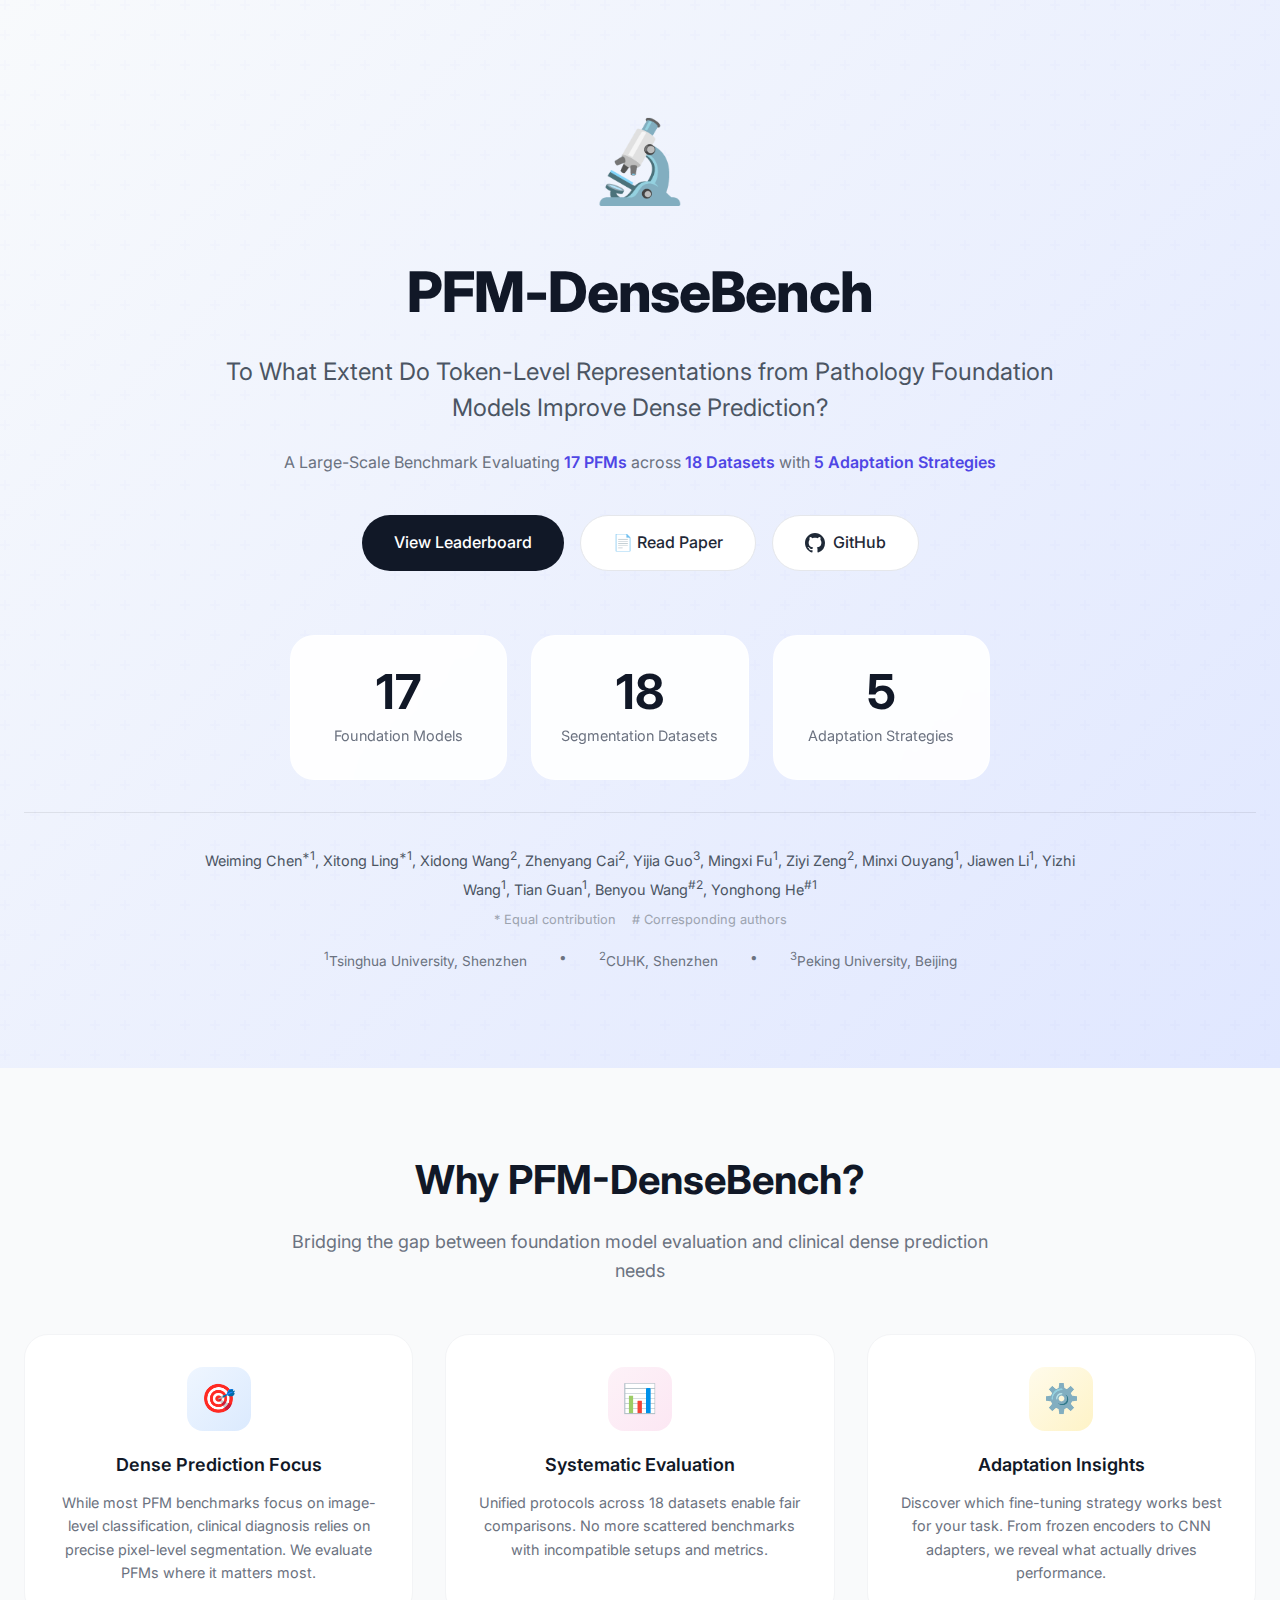
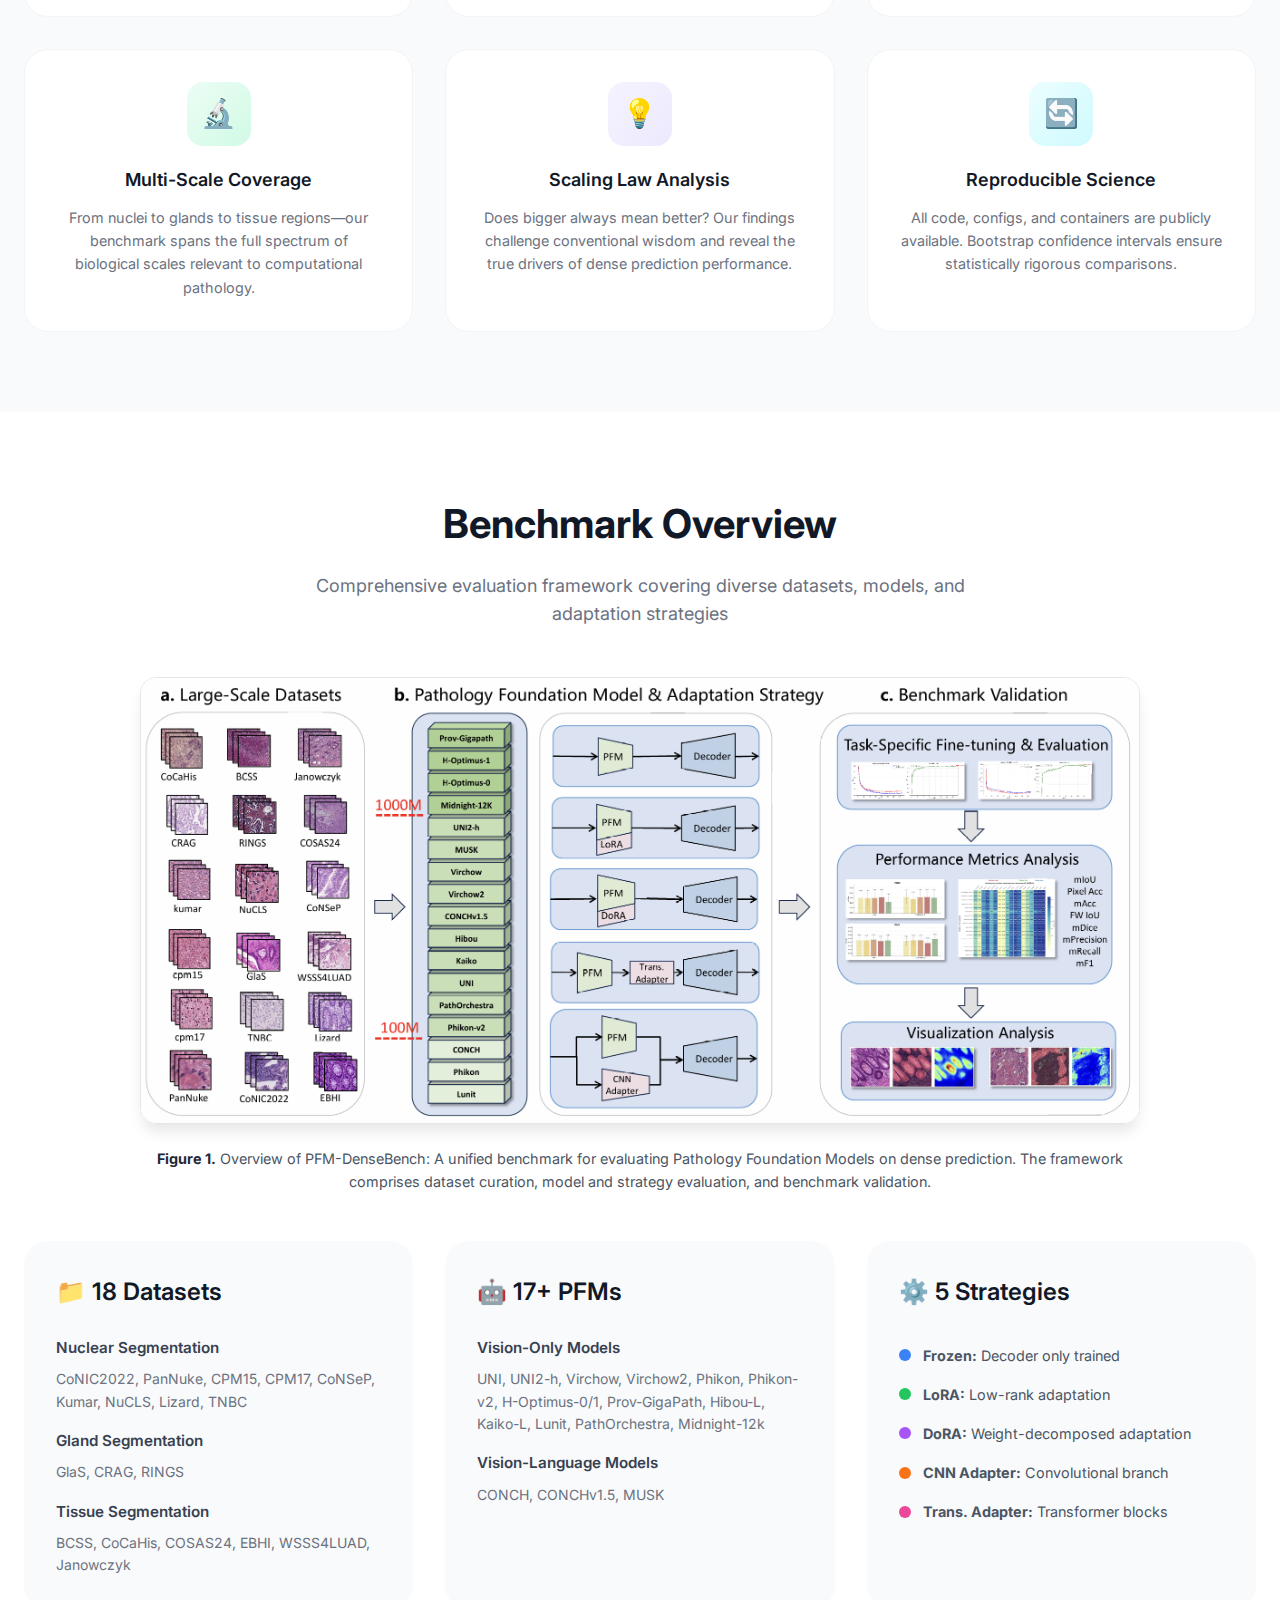
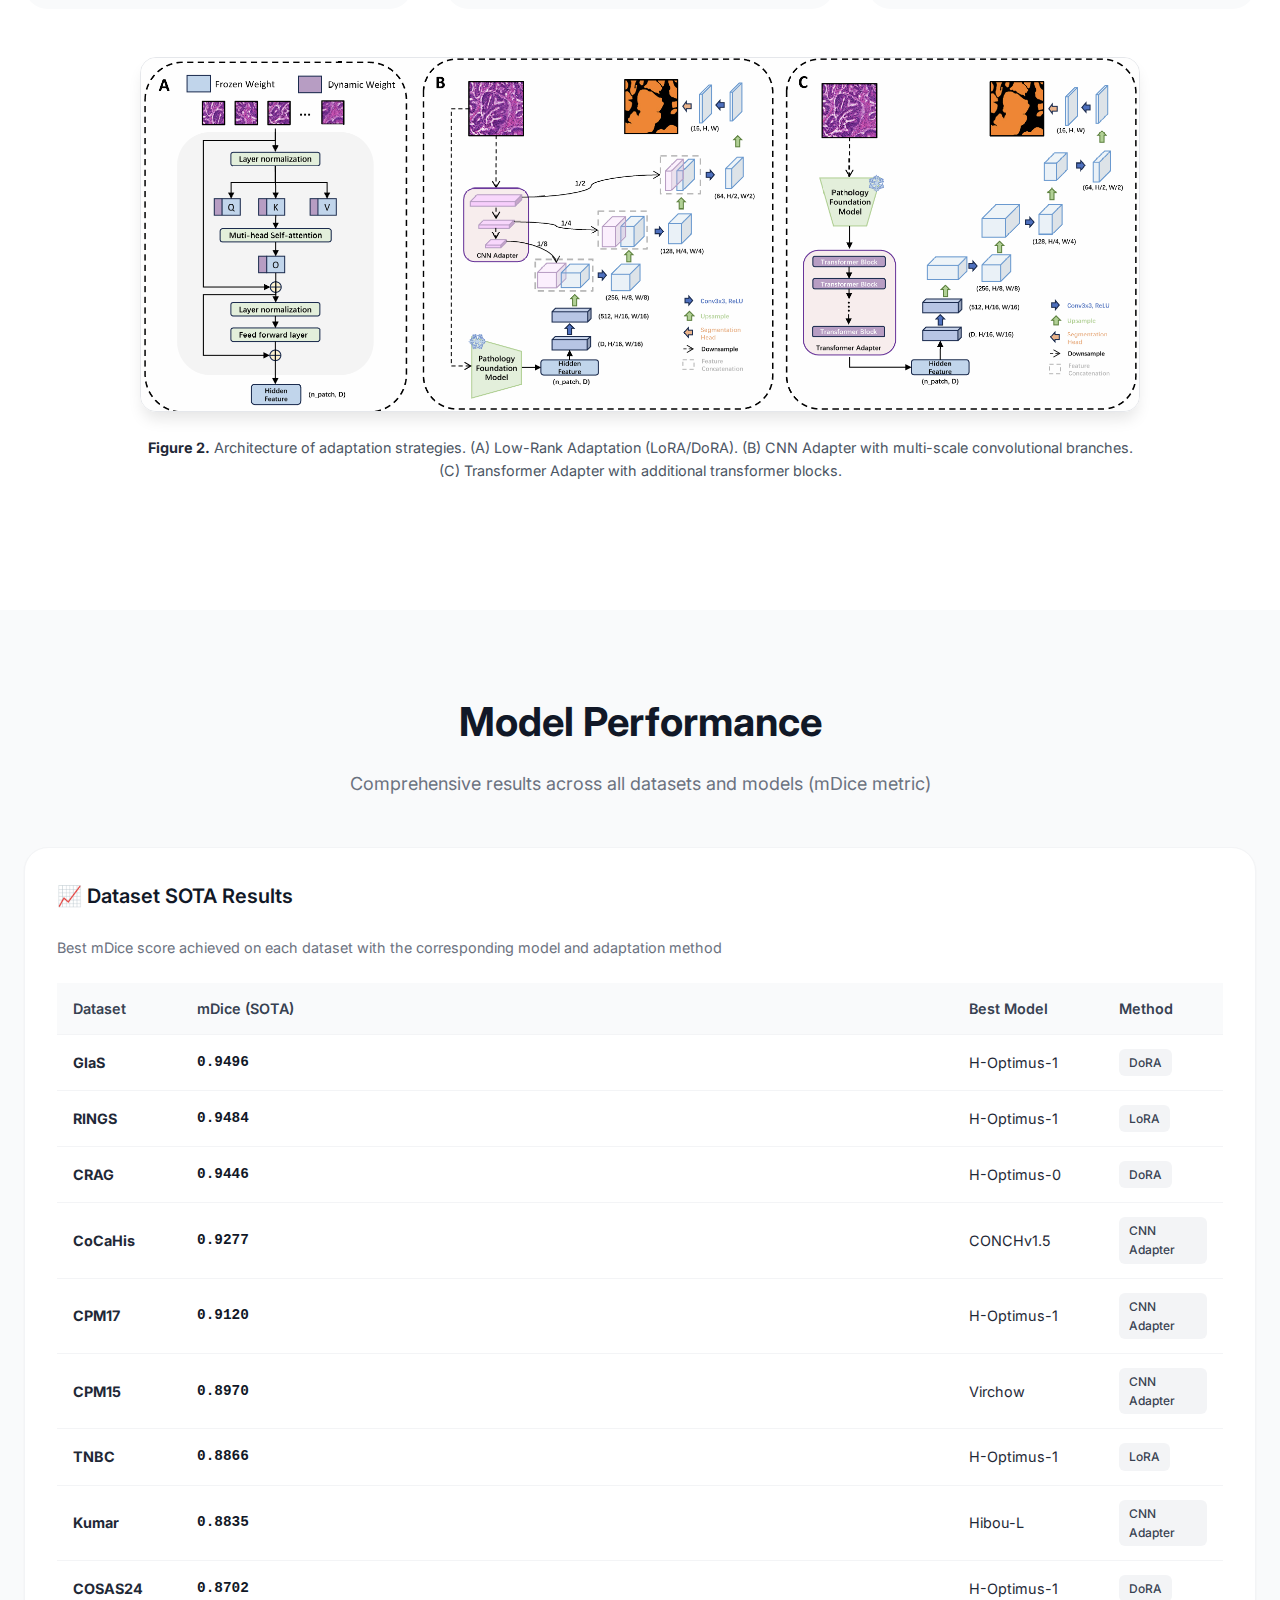
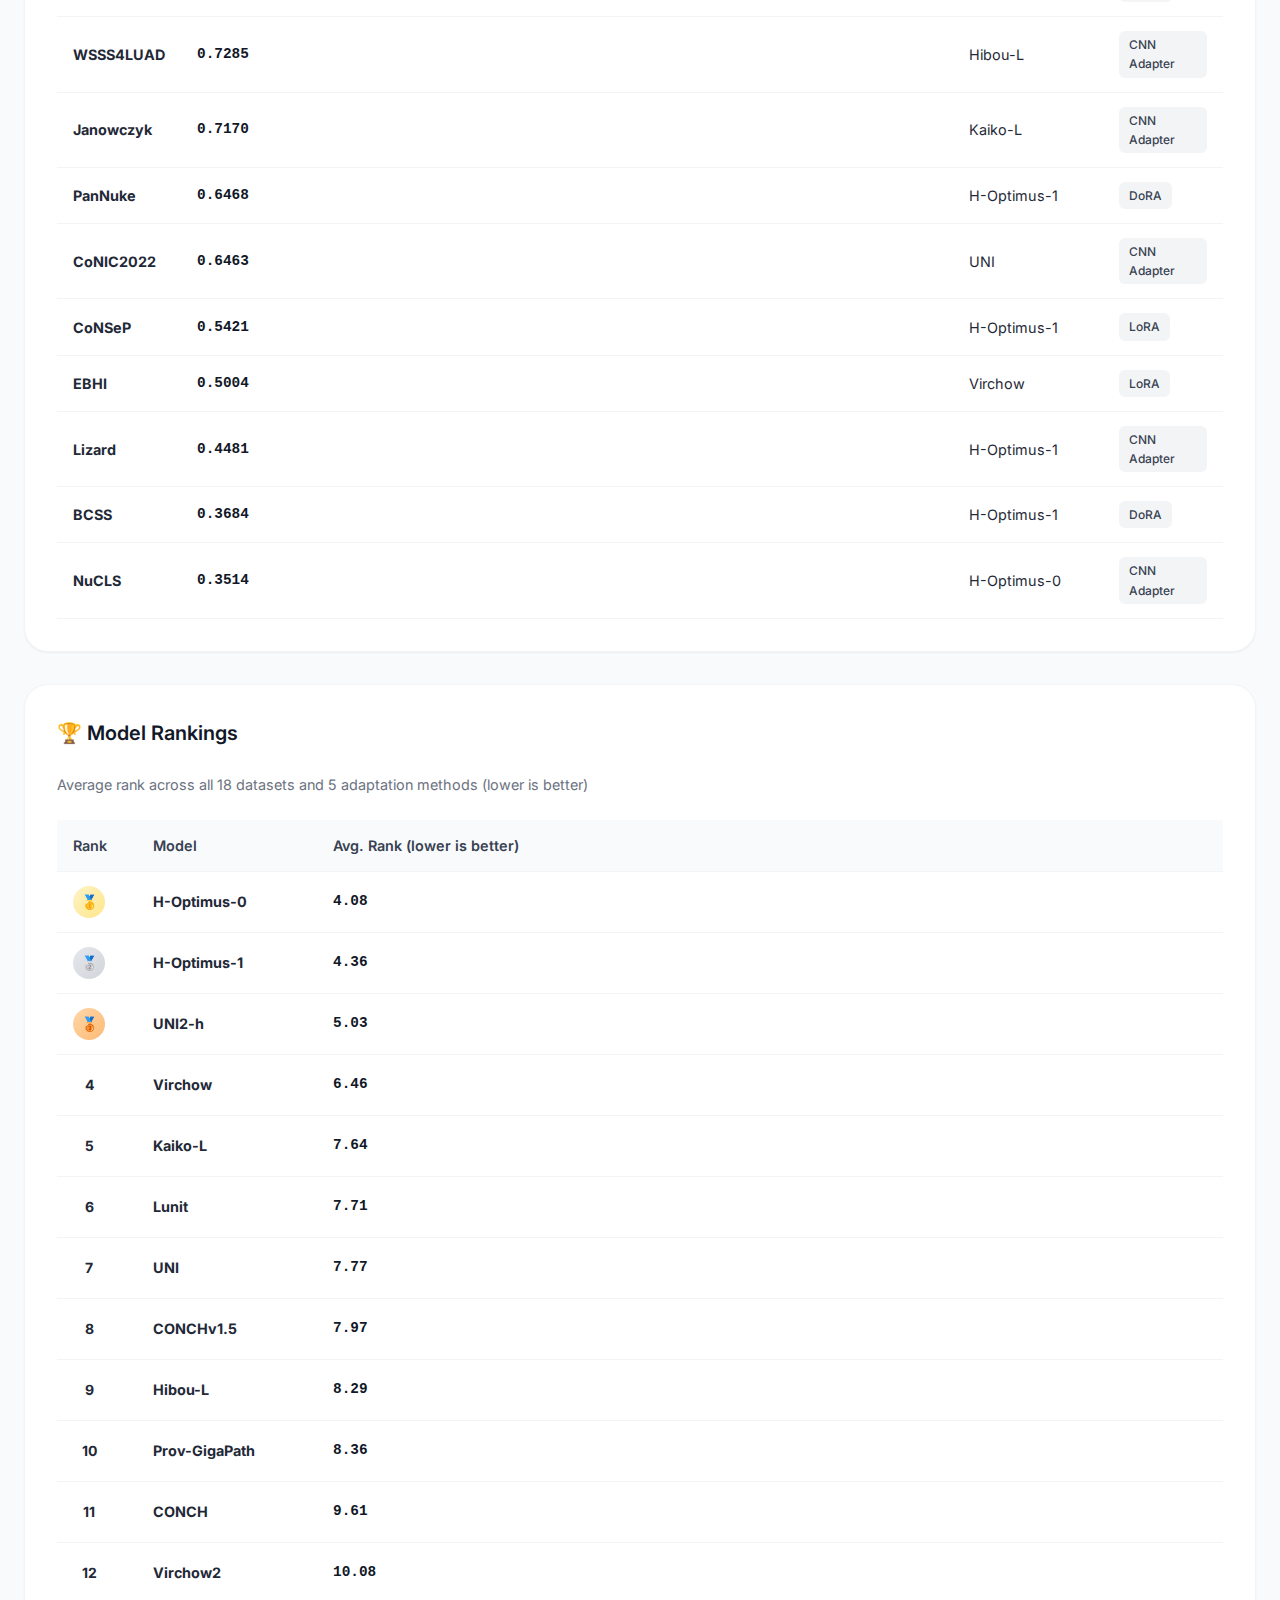
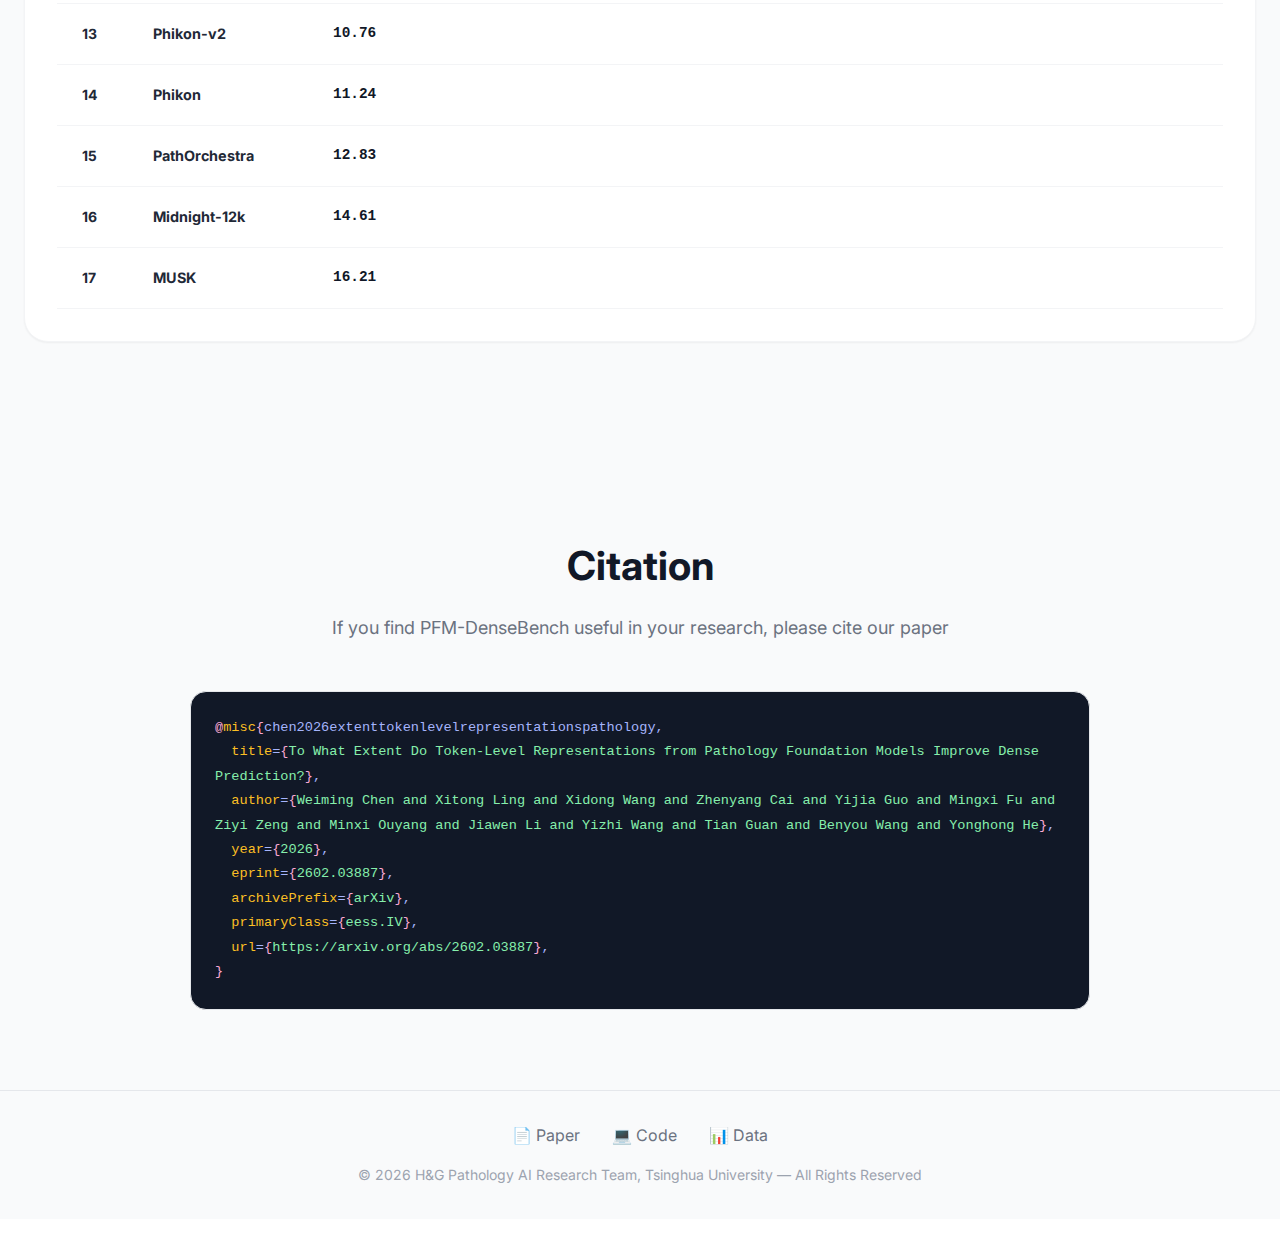
<file: index.html>
<!DOCTYPE html>
<html lang="en">
<head>
    <meta charset="UTF-8">
    <meta name="viewport" content="width=device-width, initial-scale=1, maximum-scale=5, user-scalable=yes">
    <title>PFM-DenseBench: A Comprehensive Benchmark for Dense Pathology Prediction</title>
    <meta name="description" content="Evaluating to what extent token-level representations from pathology foundation models improve dense prediction across 17 PFMs and 18 datasets.">
    
    <!-- Google Fonts -->
    <link rel="preconnect" href="https://fonts.googleapis.com">
    <link rel="preconnect" href="https://fonts.gstatic.com" crossorigin>
    <link href="https://fonts.googleapis.com/css2?family=Inter:wght@400;500;600;700;800&display=swap" rel="stylesheet">
    
    <!-- Custom Styles -->
    <link rel="stylesheet" href="css/style.css">
</head>
<body>
    
    <!-- ==================== Hero Section ==================== -->
    <section class="hero">
        <div class="container hero-content">
            <div class="animate-float">
                <span class="hero-icon">🔬</span>
            </div>
            
            <h1 class="hero-title">PFM-DenseBench</h1>
            
            <p class="hero-subtitle">
                To What Extent Do Token-Level Representations from Pathology Foundation Models Improve Dense Prediction?
            </p>
            
            <p class="hero-meta">
                A Large-Scale Benchmark Evaluating <strong>17 PFMs</strong> across <strong>18 Datasets</strong> with <strong>5 Adaptation Strategies</strong>
            </p>
            
            <div class="btn-group">
                <a href="leaderboard.html" class="btn btn-primary">View Leaderboard</a>
                <a href="https://arxiv.org/abs/2602.03887" target="_blank" rel="noopener noreferrer" class="btn btn-secondary">
                    📄 Read Paper
                </a>
                <a href="https://github.com/lingxitong/PFM_Segmentation" target="_blank" rel="noopener noreferrer" class="btn btn-secondary">
                    <svg width="20" height="20" fill="currentColor" viewBox="0 0 24 24"><path d="M12 0C5.37 0 0 5.37 0 12c0 5.31 3.435 9.795 8.205 11.385.6.105.825-.255.825-.57 0-.285-.015-1.23-.015-2.235-3.015.555-3.795-.735-4.035-1.41-.135-.345-.72-1.41-1.23-1.695-.42-.225-1.02-.78-.015-.795.945-.015 1.62.87 1.845 1.23 1.08 1.815 2.805 1.305 3.495.99.105-.78.42-1.305.765-1.605-2.67-.3-5.46-1.335-5.46-5.925 0-1.305.465-2.385 1.23-3.225-.12-.3-.54-1.53.12-3.18 0 0 1.005-.315 3.3 1.23.96-.27 1.98-.405 3-.405s2.04.135 3 .405c2.295-1.56 3.3-1.23 3.3-1.23.66 1.65.24 2.88.12 3.18.765.84 1.23 1.905 1.23 3.225 0 4.605-2.805 5.625-5.475 5.925.435.375.81 1.095.81 2.22 0 1.605-.015 2.895-.015 3.3 0 .315.225.69.825.57A12.02 12.02 0 0024 12c0-6.63-5.37-12-12-12z"/></svg>
                    GitHub
                </a>
            </div>
            
            <div class="stats-grid">
                <div class="stat-card">
                    <div class="stat-number">17</div>
                    <div class="stat-label">Foundation Models</div>
                </div>
                <div class="stat-card">
                    <div class="stat-number">18</div>
                    <div class="stat-label">Segmentation Datasets</div>
                </div>
                <div class="stat-card">
                    <div class="stat-number">5</div>
                    <div class="stat-label">Adaptation Strategies</div>
                </div>
            </div>
            
            <!-- Authors -->
            <div class="hero-authors">
                <p class="hero-authors-text">
                    Weiming Chen<sup>*1</sup>, Xitong Ling<sup>*1</sup>, Xidong Wang<sup>2</sup>, Zhenyang Cai<sup>2</sup>, Yijia Guo<sup>3</sup>, Mingxi Fu<sup>1</sup>, Ziyi Zeng<sup>2</sup>, Minxi Ouyang<sup>1</sup>, Jiawen Li<sup>1</sup>, Yizhi Wang<sup>1</sup>, Tian Guan<sup>1</sup>, Benyou Wang<sup>#2</sup>, Yonghong He<sup>#1</sup>
                </p>
                <p class="hero-authors-note">* Equal contribution &nbsp;&nbsp; # Corresponding authors</p>
                <div class="hero-affiliations">
                    <span><sup>1</sup>Tsinghua University, Shenzhen</span>
                    <span>•</span>
                    <span><sup>2</sup>CUHK, Shenzhen</span>
                    <span>•</span>
                    <span><sup>3</sup>Peking University, Beijing</span>
                </div>
            </div>
        </div>
    </section>

    <!-- ==================== Why PFM-DenseBench Section ==================== -->
    <section class="section section-alt">
        <div class="container">
            <h2 class="section-title">Why PFM-DenseBench?</h2>
            <p class="section-subtitle">
                Bridging the gap between foundation model evaluation and clinical dense prediction needs
            </p>
            
            <div class="why-grid">
                <div class="why-card">
                    <div class="why-icon why-icon-blue">🎯</div>
                    <h3 class="why-title">Dense Prediction Focus</h3>
                    <p class="why-desc">
                        While most PFM benchmarks focus on image-level classification, clinical diagnosis relies on precise pixel-level segmentation. We evaluate PFMs where it matters most.
                    </p>
                </div>
                
                <div class="why-card">
                    <div class="why-icon why-icon-rose">📊</div>
                    <h3 class="why-title">Systematic Evaluation</h3>
                    <p class="why-desc">
                        Unified protocols across 18 datasets enable fair comparisons. No more scattered benchmarks with incompatible setups and metrics.
                    </p>
                </div>
                
                <div class="why-card">
                    <div class="why-icon why-icon-amber">⚙️</div>
                    <h3 class="why-title">Adaptation Insights</h3>
                    <p class="why-desc">
                        Discover which fine-tuning strategy works best for your task. From frozen encoders to CNN adapters, we reveal what actually drives performance.
                    </p>
                </div>
                
                <div class="why-card">
                    <div class="why-icon why-icon-emerald">🔬</div>
                    <h3 class="why-title">Multi-Scale Coverage</h3>
                    <p class="why-desc">
                        From nuclei to glands to tissue regions—our benchmark spans the full spectrum of biological scales relevant to computational pathology.
                    </p>
                </div>
                
                <div class="why-card">
                    <div class="why-icon why-icon-violet">💡</div>
                    <h3 class="why-title">Scaling Law Analysis</h3>
                    <p class="why-desc">
                        Does bigger always mean better? Our findings challenge conventional wisdom and reveal the true drivers of dense prediction performance.
                    </p>
                </div>
                
                <div class="why-card">
                    <div class="why-icon why-icon-cyan">🔄</div>
                    <h3 class="why-title">Reproducible Science</h3>
                    <p class="why-desc">
                        All code, configs, and containers are publicly available. Bootstrap confidence intervals ensure statistically rigorous comparisons.
                    </p>
                </div>
            </div>
        </div>
    </section>

    <!-- ==================== Benchmark Overview Section ==================== -->
    <section class="section">
        <div class="container">
            <h2 class="section-title">Benchmark Overview</h2>
            <p class="section-subtitle">
                Comprehensive evaluation framework covering diverse datasets, models, and adaptation strategies
            </p>
            
            <!-- Main Figure -->
            <div class="main-figure">
                <img src="img/main.png" alt="PFM-DenseBench Framework Overview" class="framework-image">
                <p class="figure-caption">
                    <strong>Figure 1.</strong> Overview of PFM-DenseBench: A unified benchmark for evaluating Pathology Foundation Models on dense prediction. The framework comprises dataset curation, model and strategy evaluation, and benchmark validation.
                </p>
            </div>
            
            <div class="overview-grid">
                <!-- Datasets -->
                <div class="overview-card">
                    <h3>📁 18 Datasets</h3>
                    
                    <h4>Nuclear Segmentation</h4>
                    <p>CoNIC2022, PanNuke, CPM15, CPM17, CoNSeP, Kumar, NuCLS, Lizard, TNBC</p>
                    
                    <h4>Gland Segmentation</h4>
                    <p>GlaS, CRAG, RINGS</p>
                    
                    <h4>Tissue Segmentation</h4>
                    <p>BCSS, CoCaHis, COSAS24, EBHI, WSSS4LUAD, Janowczyk</p>
                </div>
                
                <!-- Models -->
                <div class="overview-card">
                    <h3>🤖 17+ PFMs</h3>
                    
                    <h4>Vision-Only Models</h4>
                    <p>UNI, UNI2-h, Virchow, Virchow2, Phikon, Phikon-v2, H-Optimus-0/1, Prov-GigaPath, Hibou-L, Kaiko-L, Lunit, PathOrchestra, Midnight-12k</p>
                    
                    <h4>Vision-Language Models</h4>
                    <p>CONCH, CONCHv1.5, MUSK</p>
                </div>
                
                <!-- Strategies -->
                <div class="overview-card">
                    <h3>⚙️ 5 Strategies</h3>
                    
                    <div class="strategy-item">
                        <span class="strategy-dot" style="background: #3b82f6;"></span>
                        <span><strong>Frozen:</strong> Decoder only trained</span>
                    </div>
                    <div class="strategy-item">
                        <span class="strategy-dot" style="background: #22c55e;"></span>
                        <span><strong>LoRA:</strong> Low-rank adaptation</span>
                    </div>
                    <div class="strategy-item">
                        <span class="strategy-dot" style="background: #a855f7;"></span>
                        <span><strong>DoRA:</strong> Weight-decomposed adaptation</span>
                    </div>
                    <div class="strategy-item">
                        <span class="strategy-dot" style="background: #f97316;"></span>
                        <span><strong>CNN Adapter:</strong> Convolutional branch</span>
                    </div>
                    <div class="strategy-item">
                        <span class="strategy-dot" style="background: #ec4899;"></span>
                        <span><strong>Trans. Adapter:</strong> Transformer blocks</span>
                    </div>
                </div>
            </div>
            
            <!-- Strategies Figure -->
            <div class="main-figure" style="margin-top: 3rem;">
                <img src="img/strategies.png" alt="Adaptation Strategies Architecture" class="framework-image">
                <p class="figure-caption">
                    <strong>Figure 2.</strong> Architecture of adaptation strategies. (A) Low-Rank Adaptation (LoRA/DoRA). (B) CNN Adapter with multi-scale convolutional branches. (C) Transformer Adapter with additional transformer blocks.
                </p>
            </div>
        </div>
    </section>

    <!-- ==================== Model Performance Section ==================== -->
    <section id="performance" class="section section-alt">
        <div class="container">
            <h2 class="section-title">Model Performance</h2>
            <p class="section-subtitle">
                Comprehensive results across all datasets and models (mDice metric)
            </p>
            
            <!-- Dataset SOTA Table -->
            <div class="performance-section">
                <h3>📈 Dataset SOTA Results</h3>
                <p style="color: var(--color-gray-500); margin-bottom: 1.5rem; font-size: 0.9rem;">
                    Best mDice score achieved on each dataset with the corresponding model and adaptation method
                </p>
                <div class="table-wrapper">
                    <table class="data-table">
                        <thead>
                            <tr>
                                <th style="width: 120px;">Dataset</th>
                                <th style="min-width: 280px;">mDice (SOTA)</th>
                                <th style="width: 150px;">Best Model</th>
                                <th style="width: 120px;">Method</th>
                            </tr>
                        </thead>
                        <tbody id="dataset-sota-tbody">
                            <!-- Data will be loaded by JavaScript -->
                            <tr>
                                <td colspan="4" style="text-align: center; padding: 2rem; color: var(--color-gray-400);">
                                    Loading data...
                                </td>
                            </tr>
                        </tbody>
                    </table>
                </div>
            </div>
            
            <!-- Model Rankings Table -->
            <div class="performance-section">
                <h3>🏆 Model Rankings</h3>
                <p style="color: var(--color-gray-500); margin-bottom: 1.5rem; font-size: 0.9rem;">
                    Average rank across all 18 datasets and 5 adaptation methods (lower is better)
                </p>
                <div class="table-wrapper">
                    <table class="data-table">
                        <thead>
                            <tr>
                                <th style="width: 80px;">Rank</th>
                                <th style="width: 180px;">Model</th>
                                <th style="min-width: 280px;">Avg. Rank (lower is better)</th>
                            </tr>
                        </thead>
                        <tbody id="model-ranks-tbody">
                            <!-- Data will be loaded by JavaScript -->
                            <tr>
                                <td colspan="3" style="text-align: center; padding: 2rem; color: var(--color-gray-400);">
                                    Loading data...
                                </td>
                            </tr>
                        </tbody>
                    </table>
                </div>
            </div>
        </div>
    </section>

    <!-- ==================== Citation Section ==================== -->
    <section class="section section-alt">
        <div class="container">
            <h2 class="section-title">Citation</h2>
            <p class="section-subtitle">
                If you find PFM-DenseBench useful in your research, please cite our paper
            </p>
            
            <div class="citation-box">
                <pre><code><span class="bracket">@</span><span class="key">misc</span><span class="bracket">{</span>chen2026extenttokenlevelrepresentationspathology,
  <span class="key">title</span>=<span class="bracket">{</span><span class="value">To What Extent Do Token-Level Representations from Pathology Foundation Models Improve Dense Prediction?</span><span class="bracket">}</span>,
  <span class="key">author</span>=<span class="bracket">{</span><span class="value">Weiming Chen and Xitong Ling and Xidong Wang and Zhenyang Cai and Yijia Guo and Mingxi Fu and Ziyi Zeng and Minxi Ouyang and Jiawen Li and Yizhi Wang and Tian Guan and Benyou Wang and Yonghong He</span><span class="bracket">}</span>,
  <span class="key">year</span>=<span class="bracket">{</span><span class="value">2026</span><span class="bracket">}</span>,
  <span class="key">eprint</span>=<span class="bracket">{</span><span class="value">2602.03887</span><span class="bracket">}</span>,
  <span class="key">archivePrefix</span>=<span class="bracket">{</span><span class="value">arXiv</span><span class="bracket">}</span>,
  <span class="key">primaryClass</span>=<span class="bracket">{</span><span class="value">eess.IV</span><span class="bracket">}</span>,
  <span class="key">url</span>=<span class="bracket">{</span><span class="value">https://arxiv.org/abs/2602.03887</span><span class="bracket">}</span>,
<span class="bracket">}</span></code></pre>
            </div>
        </div>
    </section>

    <!-- ==================== Footer ==================== -->
    <footer class="footer">
        <div class="container">
            <div class="footer-links">
                <a href="https://arxiv.org/abs/2602.03887" target="_blank">📄 Paper</a>
                <a href="https://github.com/lingxitong/PFM_Segmentation" target="_blank">💻 Code</a>
                <a href="#" target="_blank">📊 Data</a>
            </div>
            
            <p class="footer-copyright">
                © 2026 H&G Pathology AI Research Team, Tsinghua University — All Rights Reserved
            </p>
        </div>
    </footer>

    <!-- JavaScript -->
    <script src="js/main.js"></script>
</body>
</html>
</file>
<file: css/style.css>
/* ========================================
   PFM-DenseBench Website Styles
   ======================================== */

/* === Base Styles === */
:root {
    --color-primary: #4f46e5;
    --color-primary-light: #6366f1;
    --color-primary-dark: #4338ca;
    --color-secondary: #8b5cf6;
    --color-accent: #06b6d4;
    --color-success: #10b981;
    --color-warning: #f59e0b;
    --color-error: #ef4444;
    
    --color-gray-50: #f9fafb;
    --color-gray-100: #f3f4f6;
    --color-gray-200: #e5e7eb;
    --color-gray-300: #d1d5db;
    --color-gray-400: #9ca3af;
    --color-gray-500: #6b7280;
    --color-gray-600: #4b5563;
    --color-gray-700: #374151;
    --color-gray-800: #1f2937;
    --color-gray-900: #111827;
    
    --font-family: 'Inter', -apple-system, BlinkMacSystemFont, 'Segoe UI', Roboto, sans-serif;
    --transition-base: 0.3s ease;
    --shadow-sm: 0 1px 2px 0 rgb(0 0 0 / 0.05);
    --shadow-md: 0 4px 6px -1px rgb(0 0 0 / 0.1);
    --shadow-lg: 0 10px 15px -3px rgb(0 0 0 / 0.1);
    --shadow-xl: 0 20px 25px -5px rgb(0 0 0 / 0.1);
}

* {
    margin: 0;
    padding: 0;
    box-sizing: border-box;
}

body {
    font-family: var(--font-family);
    line-height: 1.6;
    color: var(--color-gray-800);
    background-color: #ffffff;
    overflow-x: hidden;
}

/* === Layout === */
.container {
    max-width: 1400px;
    margin: 0 auto;
    padding: 0 1.5rem;
}

.section {
    padding: 5rem 0;
}

.section-alt {
    background-color: var(--color-gray-50);
}

.section-title {
    font-size: 2.5rem;
    font-weight: 700;
    text-align: center;
    margin-bottom: 1rem;
    color: var(--color-gray-900);
}

.section-subtitle {
    font-size: 1.125rem;
    text-align: center;
    color: var(--color-gray-500);
    max-width: 700px;
    margin: 0 auto 3rem;
}

/* === Animations === */
@keyframes float {
    0%, 100% { transform: translateY(0px); }
    50% { transform: translateY(-10px); }
}

@keyframes fadeInUp {
    from {
        opacity: 0;
        transform: translateY(20px);
    }
    to {
        opacity: 1;
        transform: translateY(0);
    }
}

.animate-float {
    animation: float 3s ease-in-out infinite;
}

.fade-in-up {
    animation: fadeInUp 0.6s ease-out forwards;
}

/* === Hero Section === */
.hero {
    padding: 6rem 0;
    text-align: center;
    background: linear-gradient(135deg, #f8fafc 0%, #e0e7ff 100%);
    position: relative;
    overflow: hidden;
}

.hero::before {
    content: '';
    position: absolute;
    top: 0;
    left: 0;
    right: 0;
    bottom: 0;
    background: url("data:image/svg+xml,%3Csvg width='60' height='60' viewBox='0 0 60 60' xmlns='http://www.w3.org/2000/svg'%3E%3Cg fill='none' fill-rule='evenodd'%3E%3Cg fill='%234f46e5' fill-opacity='0.03'%3E%3Cpath d='M36 34v-4h-2v4h-4v2h4v4h2v-4h4v-2h-4zm0-30V0h-2v4h-4v2h4v4h2V6h4V4h-4zM6 34v-4H4v4H0v2h4v4h2v-4h4v-2H6zM6 4V0H4v4H0v2h4v4h2V6h4V4H6z'/%3E%3C/g%3E%3C/g%3E%3C/svg%3E");
    opacity: 0.5;
}

.hero-content {
    position: relative;
    z-index: 1;
}

.hero-icon {
    font-size: 5rem;
    margin-bottom: 1.5rem;
    display: inline-block;
}

.hero-title {
    font-size: 3.5rem;
    font-weight: 800;
    color: var(--color-gray-900);
    margin-bottom: 1rem;
    letter-spacing: -0.02em;
}

.hero-subtitle {
    font-size: 1.5rem;
    color: var(--color-gray-600);
    max-width: 900px;
    margin: 0 auto 1.5rem;
    font-weight: 400;
    line-height: 1.5;
}

.hero-meta {
    font-size: 1rem;
    color: var(--color-gray-500);
    margin-bottom: 2.5rem;
}

.hero-meta strong {
    color: var(--color-primary);
    font-weight: 600;
}

/* === Buttons === */
.btn-group {
    display: flex;
    gap: 1rem;
    justify-content: center;
    flex-wrap: wrap;
    margin-bottom: 4rem;
}

.btn {
    display: inline-flex;
    align-items: center;
    gap: 0.5rem;
    padding: 0.875rem 2rem;
    border-radius: 9999px;
    font-weight: 500;
    font-size: 1rem;
    text-decoration: none;
    transition: all var(--transition-base);
    cursor: pointer;
    border: none;
}

.btn-primary {
    background-color: var(--color-gray-900);
    color: white;
}

.btn-primary:hover {
    background-color: var(--color-gray-700);
    transform: translateY(-2px);
    box-shadow: var(--shadow-lg);
}

.btn-secondary {
    background-color: white;
    color: var(--color-gray-800);
    border: 1px solid var(--color-gray-200);
}

.btn-secondary:hover {
    background-color: var(--color-gray-50);
    border-color: var(--color-gray-300);
}

/* === Stats Grid === */
.stats-grid {
    display: grid;
    grid-template-columns: repeat(3, 1fr);
    gap: 1.5rem;
    max-width: 700px;
    margin: 0 auto;
}

@media (max-width: 768px) {
    .stats-grid {
        grid-template-columns: repeat(1, 1fr);
        max-width: 200px;
    }
}

.stat-card {
    background: rgba(255, 255, 255, 0.9);
    backdrop-filter: blur(10px);
    border: 1px solid rgba(255, 255, 255, 0.5);
    border-radius: 1.5rem;
    padding: 2rem 1.5rem;
    text-align: center;
    transition: all var(--transition-base);
}

.stat-card:hover {
    transform: translateY(-4px);
    box-shadow: var(--shadow-lg);
}

.stat-number {
    font-size: 3rem;
    font-weight: 700;
    color: var(--color-gray-900);
    line-height: 1;
    margin-bottom: 0.5rem;
}

.stat-label {
    font-size: 0.9rem;
    color: var(--color-gray-500);
}

/* === Why Section === */
.why-grid {
    display: grid;
    grid-template-columns: repeat(3, 1fr);
    gap: 2rem;
}

@media (max-width: 1024px) {
    .why-grid {
        grid-template-columns: repeat(2, 1fr);
    }
}

@media (max-width: 640px) {
    .why-grid {
        grid-template-columns: 1fr;
    }
}

.why-card {
    background: white;
    border-radius: 1.5rem;
    padding: 2rem;
    text-align: center;
    transition: all var(--transition-base);
    border: 1px solid var(--color-gray-100);
}

.why-card:hover {
    transform: translateY(-4px);
    box-shadow: var(--shadow-xl);
}

.why-icon {
    width: 4rem;
    height: 4rem;
    border-radius: 1rem;
    display: inline-flex;
    align-items: center;
    justify-content: center;
    font-size: 1.75rem;
    margin-bottom: 1.25rem;
    transition: transform var(--transition-base);
}

.why-card:hover .why-icon {
    transform: scale(1.1);
}

.why-icon-blue { background: linear-gradient(135deg, #eff6ff, #dbeafe); }
.why-icon-rose { background: linear-gradient(135deg, #fdf2f8, #fce7f3); }
.why-icon-amber { background: linear-gradient(135deg, #fffbeb, #fef3c7); }
.why-icon-emerald { background: linear-gradient(135deg, #ecfdf5, #d1fae5); }
.why-icon-violet { background: linear-gradient(135deg, #f5f3ff, #ede9fe); }
.why-icon-cyan { background: linear-gradient(135deg, #ecfeff, #cffafe); }

.why-title {
    font-size: 1.125rem;
    font-weight: 600;
    color: var(--color-gray-900);
    margin-bottom: 0.75rem;
}

.why-desc {
    font-size: 0.9rem;
    color: var(--color-gray-500);
    line-height: 1.6;
}

/* === Main Figure === */
.main-figure {
    max-width: 1000px;
    margin: 0 auto 3rem;
    text-align: center;
}

.framework-image {
    width: 100%;
    max-width: 100%;
    height: auto;
    border-radius: 1rem;
    box-shadow: var(--shadow-lg);
    border: 1px solid var(--color-gray-200);
}

.figure-caption {
    margin-top: 1rem;
    font-size: 0.9rem;
    color: var(--color-gray-600);
    line-height: 1.6;
    text-align: center;
}

.figure-caption strong {
    color: var(--color-gray-800);
}

/* === Benchmark Overview === */
.overview-grid {
    display: grid;
    grid-template-columns: repeat(3, 1fr);
    gap: 2rem;
}

@media (max-width: 1024px) {
    .overview-grid {
        grid-template-columns: 1fr;
    }
}

.overview-card {
    background: var(--color-gray-50);
    border-radius: 1.5rem;
    padding: 2rem;
}

.overview-card h3 {
    font-size: 1.5rem;
    font-weight: 600;
    color: var(--color-gray-900);
    margin-bottom: 1.5rem;
    display: flex;
    align-items: center;
    gap: 0.75rem;
}

.overview-card h4 {
    font-size: 0.95rem;
    font-weight: 600;
    color: var(--color-gray-700);
    margin-bottom: 0.5rem;
    margin-top: 1rem;
}

.overview-card h4:first-of-type {
    margin-top: 0;
}

.overview-card p {
    font-size: 0.875rem;
    color: var(--color-gray-500);
    line-height: 1.6;
}

.strategy-item {
    display: flex;
    align-items: center;
    gap: 0.75rem;
    padding: 0.5rem 0;
}

.strategy-dot {
    width: 0.75rem;
    height: 0.75rem;
    border-radius: 50%;
    flex-shrink: 0;
}

.strategy-item span {
    font-size: 0.9rem;
    color: var(--color-gray-600);
}

/* === Performance Tables === */
.performance-section {
    background: white;
    border-radius: 1.5rem;
    padding: 2rem;
    margin-bottom: 2rem;
    box-shadow: var(--shadow-sm);
    border: 1px solid var(--color-gray-100);
}

.performance-section h3 {
    font-size: 1.25rem;
    font-weight: 600;
    color: var(--color-gray-900);
    margin-bottom: 1.5rem;
}

.table-wrapper {
    overflow-x: auto;
}

.data-table {
    width: 100%;
    border-collapse: collapse;
    font-size: 0.9rem;
}

.data-table th,
.data-table td {
    padding: 0.875rem 1rem;
    text-align: left;
    border-bottom: 1px solid var(--color-gray-100);
}

.data-table th {
    background-color: var(--color-gray-50);
    font-weight: 600;
    color: var(--color-gray-700);
    white-space: nowrap;
}

.data-table tbody tr:hover {
    background-color: var(--color-gray-50);
}

.method-badge {
    display: inline-block;
    padding: 0.25rem 0.625rem;
    border-radius: 0.375rem;
    font-size: 0.75rem;
    font-weight: 500;
    background: var(--color-gray-100);
    color: var(--color-gray-700);
}

.rank-badge {
    display: inline-flex;
    align-items: center;
    justify-content: center;
    width: 2rem;
    height: 2rem;
    border-radius: 50%;
    font-weight: 700;
    font-size: 0.875rem;
}

.rank-1 { background: linear-gradient(135deg, #fef3c7, #fde68a); color: #92400e; }
.rank-2 { background: linear-gradient(135deg, #e5e7eb, #d1d5db); color: #374151; }
.rank-3 { background: linear-gradient(135deg, #fed7aa, #fdba74); color: #9a3412; }

.score-value {
    font-weight: 600;
    font-family: 'SF Mono', Monaco, 'Courier New', monospace;
    color: var(--color-gray-900);
}

/* === Bar Chart Styles === */
.bar-cell {
    min-width: 200px;
}

.bar-container {
    display: flex;
    align-items: center;
    gap: 0.75rem;
}

.bar-wrapper {
    flex: 1;
    height: 1.25rem;
    background: var(--color-gray-100);
    border-radius: 0.375rem;
    overflow: hidden;
    position: relative;
}

.bar-fill {
    height: 100%;
    border-radius: 0.375rem;
    transition: width 0.5s ease-out;
}

.bar-fill-sota {
    background: linear-gradient(90deg, #6366f1, #8b5cf6);
}

.bar-fill-rank {
    background: linear-gradient(90deg, #10b981, #34d399);
}

.bar-value {
    font-weight: 600;
    font-size: 0.875rem;
    font-family: 'SF Mono', Monaco, 'Courier New', monospace;
    color: var(--color-gray-800);
    min-width: 50px;
    text-align: right;
}

/* === Citation Section === */
.citation-box {
    background: var(--color-gray-900);
    border-radius: 1rem;
    padding: 1.5rem;
    max-width: 900px;
    margin: 0 auto;
    border: 1px solid var(--color-gray-200);
}

.citation-box pre {
    font-family: 'SF Mono', Monaco, 'Courier New', monospace;
    font-size: 0.85rem;
    line-height: 1.8;
    color: #a5b4fc;
    white-space: pre-wrap;
    word-wrap: break-word;
    margin: 0;
}

.citation-box .key { color: #fbbf24; }
.citation-box .value { color: #86efac; }
.citation-box .bracket { color: #f9a8d4; }

/* === Authors Section (Hero inline) === */
.hero-authors {
    margin-top: 2rem;
    padding-top: 2rem;
    border-top: 1px solid rgba(0, 0, 0, 0.08);
}

.hero-authors-text {
    font-size: 0.9rem;
    color: var(--color-gray-600);
    line-height: 1.8;
    max-width: 900px;
    margin: 0 auto;
}

.hero-authors-note {
    font-size: 0.8rem;
    color: var(--color-gray-400);
    margin-top: 0.5rem;
}

.hero-affiliations {
    display: flex;
    justify-content: center;
    gap: 2rem;
    flex-wrap: wrap;
    margin-top: 1rem;
    font-size: 0.85rem;
    color: var(--color-gray-500);
}

/* === Footer === */
.footer {
    background: var(--color-gray-50);
    padding: 2rem 0;
    border-top: 1px solid var(--color-gray-200);
    text-align: center;
}

.footer-links {
    display: flex;
    justify-content: center;
    gap: 2rem;
    margin-bottom: 1rem;
}

.footer-links a {
    color: var(--color-gray-500);
    text-decoration: none;
    transition: color var(--transition-base);
}

.footer-links a:hover {
    color: var(--color-gray-900);
}

.footer-copyright {
    font-size: 0.875rem;
    color: var(--color-gray-400);
}

/* === Responsive Adjustments === */
@media (max-width: 768px) {
    .hero-title {
        font-size: 2.5rem;
    }
    
    .hero-subtitle {
        font-size: 1.125rem;
    }
    
    .section-title {
        font-size: 2rem;
    }
    
    .btn-group {
        flex-direction: column;
        align-items: center;
    }
    
    .btn {
        width: 100%;
        max-width: 300px;
        justify-content: center;
    }
}
</file>
